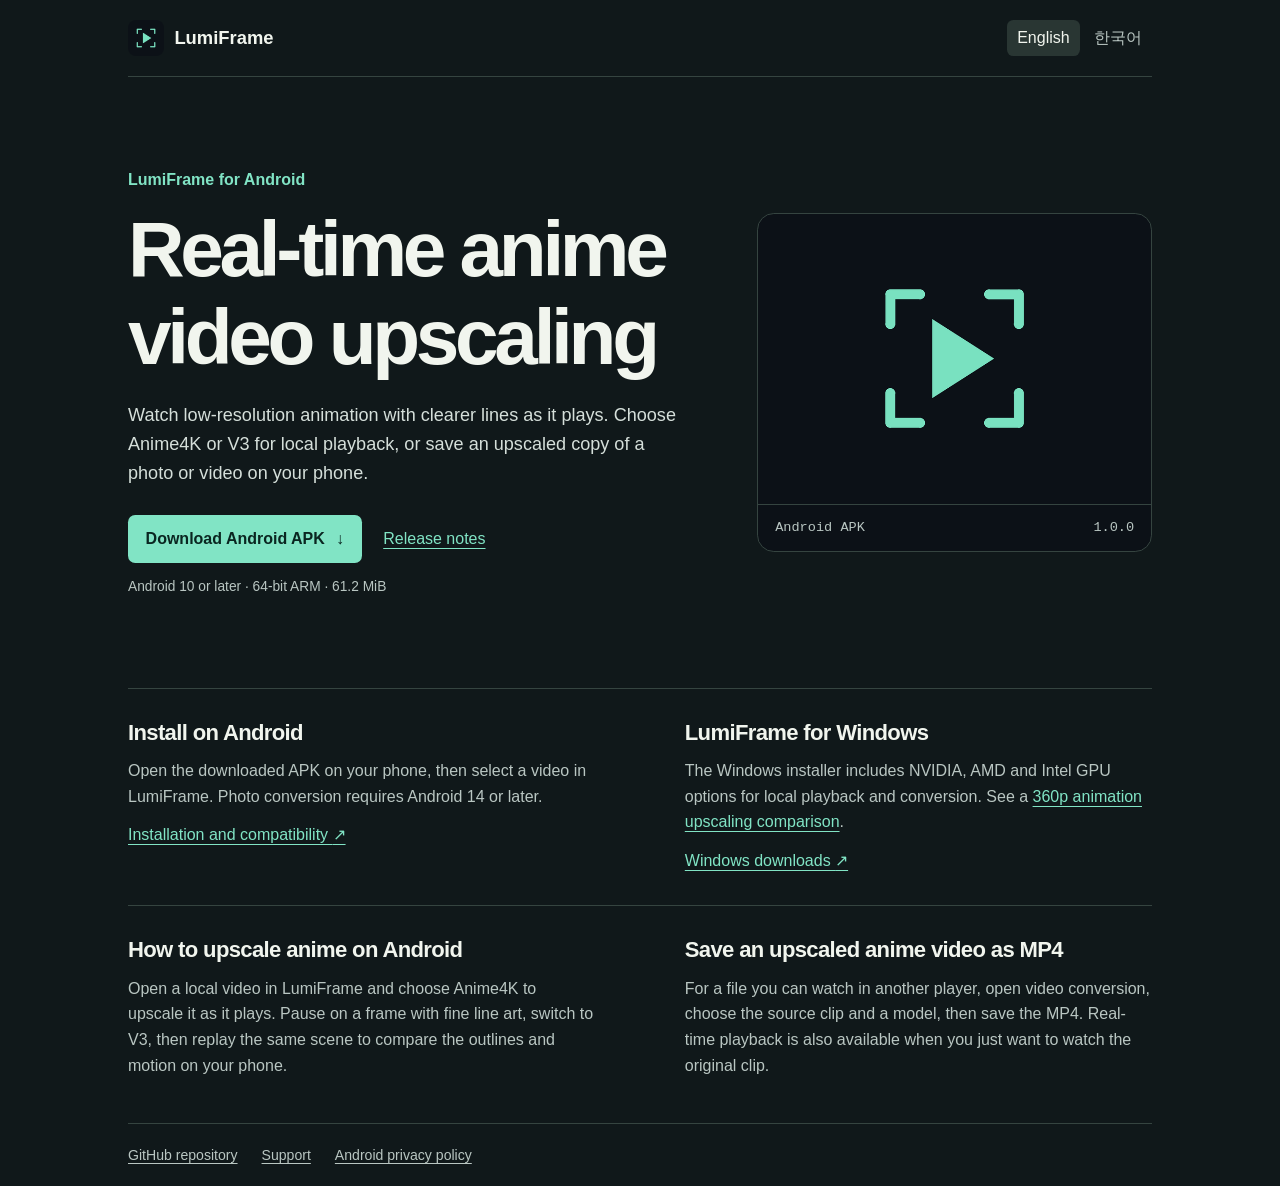
<file: docs/index.html>
<!doctype html>
<html lang="en">
<head>
  <meta charset="utf-8">
  <meta name="google-site-verification" content="XRQ-NN98JE5APPClJgM0xoGNtwfezPtZOaaFFq7INy4">
  <meta name="viewport" content="width=device-width,initial-scale=1">
  <title>LumiFrame | Anime Video Upscaling for Android &amp; Windows</title>
  <meta name="description" content="Upscale anime videos in real time with LumiFrame. Compare Anime4K and V3 playback modes on Android, save upscaled videos on your device, or download the Windows app.">
  <link rel="canonical" href="https://etonote.github.io/LumiFrame-Windows/">
  <link rel="alternate" hreflang="en" href="https://etonote.github.io/LumiFrame-Windows/">
  <link rel="alternate" hreflang="ko" href="https://etonote.github.io/LumiFrame-Windows/ko/">
  <link rel="alternate" hreflang="x-default" href="https://etonote.github.io/LumiFrame-Windows/">
  <meta property="og:type" content="website">
  <meta property="og:title" content="LumiFrame | Anime Video Upscaling for Android &amp; Windows">
  <meta property="og:description" content="Upscale anime videos in real time with LumiFrame. Compare Anime4K and V3 playback modes on Android, save upscaled videos on your device, or download the Windows app.">
  <meta property="og:url" content="https://etonote.github.io/LumiFrame-Windows/">
  <meta property="og:image" content="https://etonote.github.io/LumiFrame-Windows/assets/lumiframe-android-icon.png">
  <meta name="theme-color" content="#10181a">
  <link rel="icon" href="./assets/lumiframe-android-icon.png">
  <link rel="stylesheet" href="./download.css">
</head>
<body>
  <header class="top">
    <a class="brand" href="./"><img src="./assets/lumiframe-android-icon.png" width="36" height="36" alt="">LumiFrame</a>
    <nav aria-label="Language"><a lang="en" hreflang="en" href="./" aria-current="page">English</a><a lang="ko" hreflang="ko" href="./ko/">한국어</a></nav>
  </header>
  <main>
    <section class="hero">
      <div class="copy">
        <p class="platform">LumiFrame for Android</p>
        <h1>Real-time anime video upscaling</h1>
        <p class="intro">Watch low-resolution animation with clearer lines as it plays. Choose Anime4K or V3 for local playback, or save an upscaled copy of a photo or video on your phone.</p>
        <div class="actions"><a class="button" href="https://github.com/ETONOTE/LumiFrame-Windows/releases/download/android-v1.0.0/LumiFrame-1.0.0.apk">Download Android APK <span aria-hidden="true">↓</span></a><a class="notes" href="https://github.com/ETONOTE/LumiFrame-Windows/releases/tag/android-v1.0.0">Release notes</a></div>
        <p class="requirements">Android 10 or later · 64-bit ARM · 61.2 MiB</p>
      </div>
      <div class="art"><img src="./assets/lumiframe-android-icon.png" alt="" width="512" height="512"><div><span>Android APK</span><span aria-label="APK version">1.0.0</span></div></div>
    </section>
    <section class="resources" aria-label="Installation guides">
      <article><h2>Install on Android</h2><p>Open the downloaded APK on your phone, then select a video in LumiFrame. Photo conversion requires Android 14 or later.</p><a href="https://github.com/ETONOTE/LumiFrame-Windows/blob/main/ANDROID.md">Installation and compatibility <span aria-hidden="true">↗</span></a></article>
      <article><h2>LumiFrame for Windows</h2><p>The Windows installer includes NVIDIA, AMD and Intel GPU options for local playback and conversion. See a <a href="https://github.com/ETONOTE/LumiFrame-Windows#upscaling-example">360p animation upscaling comparison</a>.</p><a href="https://github.com/ETONOTE/LumiFrame-Windows/releases/latest">Windows downloads <span aria-hidden="true">↗</span></a></article>
    </section>
    <section class="resources" aria-label="Anime upscaling guide">
      <article>
        <h2>How to upscale anime on Android</h2>
        <p>Open a local video in LumiFrame and choose Anime4K to upscale it as it plays. Pause on a frame with fine line art, switch to V3, then replay the same scene to compare the outlines and motion on your phone.</p>
      </article>
      <article>
        <h2>Save an upscaled anime video as MP4</h2>
        <p>For a file you can watch in another player, open video conversion, choose the source clip and a model, then save the MP4. Real-time playback is also available when you just want to watch the original clip.</p>
      </article>
    </section>
  </main>
  <footer><a href="https://github.com/ETONOTE/LumiFrame-Windows">GitHub repository</a><a href="https://github.com/ETONOTE/LumiFrame-Windows/issues">Support</a><a href="https://lumiframe-privacy.etonote.chatgpt.site">Android privacy policy</a></footer>
</body>
</html>
</file>
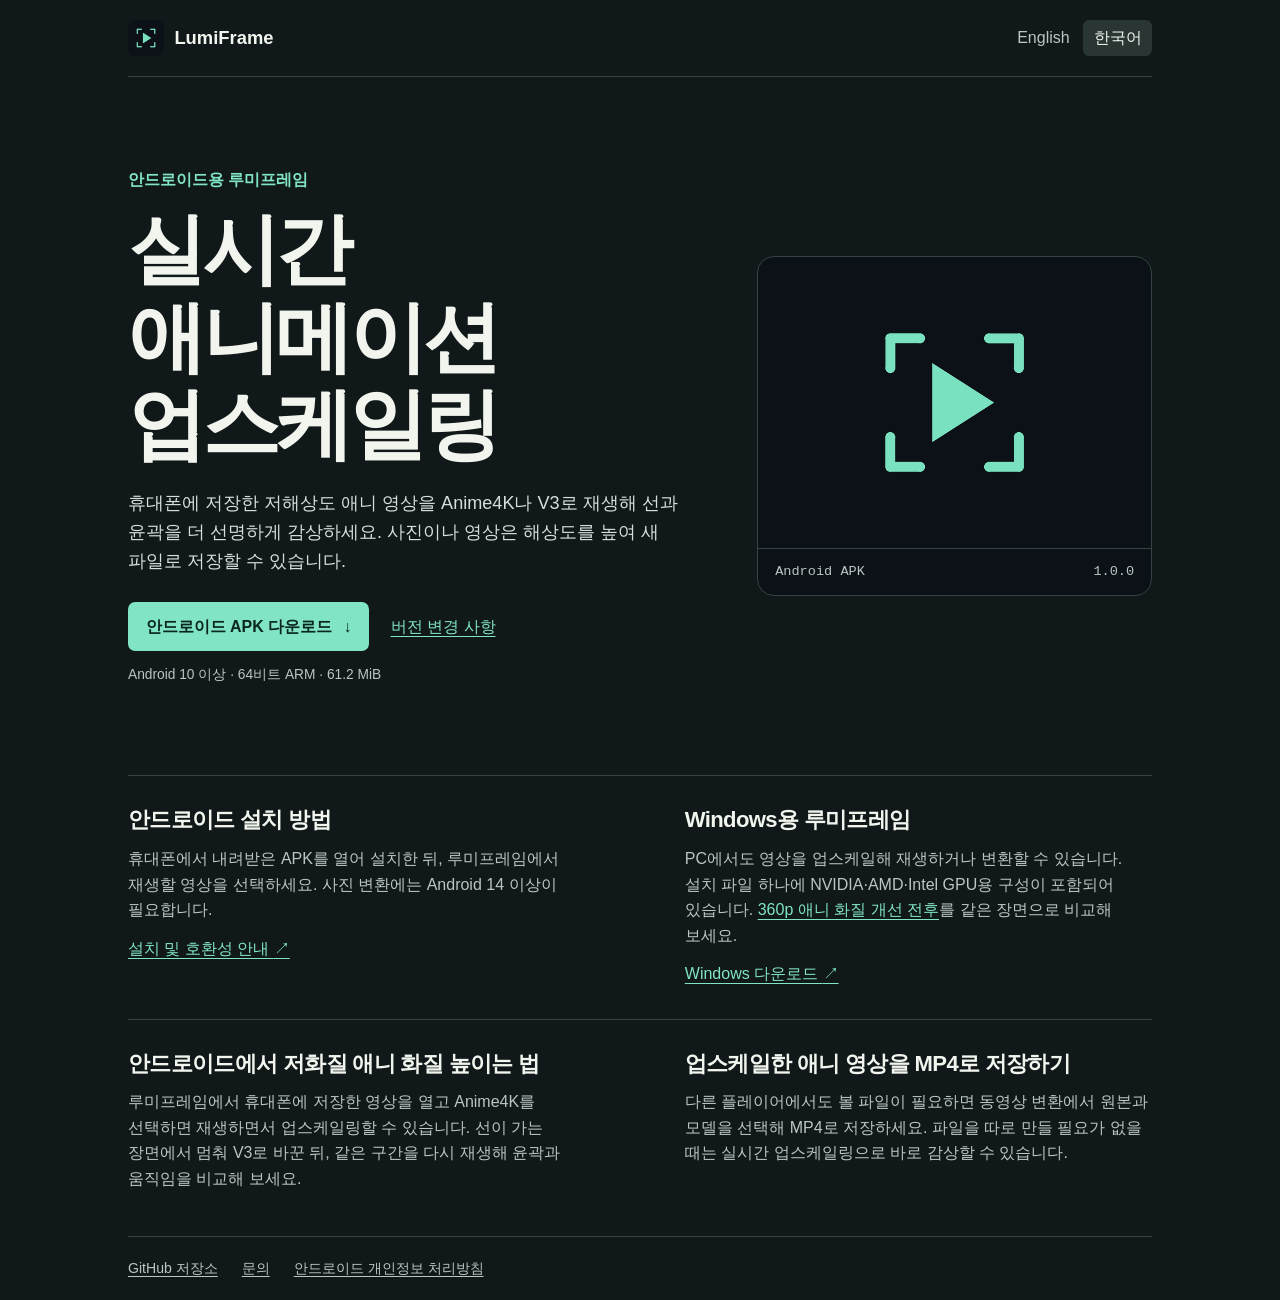
<file: docs/ko/index.html>
<!doctype html>
<html lang="ko">
<head>
  <meta charset="utf-8">
  <meta name="viewport" content="width=device-width,initial-scale=1">
  <title>루미프레임 LumiFrame | 애니메이션 업스케일링 · 안드로이드 APK와 Windows 다운로드</title>
  <meta name="description" content="루미프레임은 저해상도 애니메이션 업스케일링을 지원하는 영상 플레이어입니다. 안드로이드에서 Anime4K와 V3 재생 모드를 선택하거나 변환한 영상을 저장하세요. 안드로이드 APK와 Windows 설치 파일을 제공합니다.">
  <link rel="canonical" href="https://etonote.github.io/LumiFrame-Windows/ko/">
  <link rel="alternate" hreflang="en" href="https://etonote.github.io/LumiFrame-Windows/">
  <link rel="alternate" hreflang="ko" href="https://etonote.github.io/LumiFrame-Windows/ko/">
  <link rel="alternate" hreflang="x-default" href="https://etonote.github.io/LumiFrame-Windows/">
  <meta property="og:type" content="website">
  <meta property="og:title" content="루미프레임 LumiFrame | 애니메이션 업스케일링 · 안드로이드 APK와 Windows 다운로드">
  <meta property="og:description" content="루미프레임은 저해상도 애니메이션 업스케일링을 지원하는 영상 플레이어입니다. 안드로이드에서 Anime4K와 V3 재생 모드를 선택하거나 변환한 영상을 저장하세요. 안드로이드 APK와 Windows 설치 파일을 제공합니다.">
  <meta property="og:url" content="https://etonote.github.io/LumiFrame-Windows/ko/">
  <meta property="og:image" content="https://etonote.github.io/LumiFrame-Windows/assets/lumiframe-android-icon.png">
  <meta name="theme-color" content="#10181a">
  <link rel="icon" href="../assets/lumiframe-android-icon.png">
  <link rel="stylesheet" href="../download.css">
</head>
<body>
  <header class="top">
    <a class="brand" href="./"><img src="../assets/lumiframe-android-icon.png" width="36" height="36" alt="">LumiFrame</a>
    <nav aria-label="언어 선택"><a lang="en" hreflang="en" href="../">English</a><a lang="ko" hreflang="ko" href="./" aria-current="page">한국어</a></nav>
  </header>
  <main>
    <section class="hero">
      <div class="copy">
        <p class="platform">안드로이드용 루미프레임</p>
        <h1>실시간 애니메이션 업스케일링</h1>
        <p class="intro">휴대폰에 저장한 저해상도 애니 영상을 Anime4K나 V3로 재생해 선과 윤곽을 더 선명하게 감상하세요. 사진이나 영상은 해상도를 높여 새 파일로 저장할 수 있습니다.</p>
        <div class="actions"><a class="button" href="https://github.com/ETONOTE/LumiFrame-Windows/releases/download/android-v1.0.0/LumiFrame-1.0.0.apk">안드로이드 APK 다운로드 <span aria-hidden="true">↓</span></a><a class="notes" href="https://github.com/ETONOTE/LumiFrame-Windows/releases/tag/android-v1.0.0">버전 변경 사항</a></div>
        <p class="requirements">Android 10 이상 · 64비트 ARM · 61.2 MiB</p>
      </div>
      <div class="art"><img src="../assets/lumiframe-android-icon.png" alt="" width="512" height="512"><div><span>Android APK</span><span aria-label="APK 버전">1.0.0</span></div></div>
    </section>
    <section class="resources" aria-label="설치 안내">
      <article><h2>안드로이드 설치 방법</h2><p>휴대폰에서 내려받은 APK를 열어 설치한 뒤, 루미프레임에서 재생할 영상을 선택하세요. 사진 변환에는 Android 14 이상이 필요합니다.</p><a href="https://github.com/ETONOTE/LumiFrame-Windows/blob/main/ANDROID.md">설치 및 호환성 안내 <span aria-hidden="true">↗</span></a></article>
      <article><h2>Windows용 루미프레임</h2><p>PC에서도 영상을 업스케일해 재생하거나 변환할 수 있습니다. 설치 파일 하나에 NVIDIA·AMD·Intel GPU용 구성이 포함되어 있습니다. <a href="https://github.com/ETONOTE/LumiFrame-Windows#upscaling-example">360p 애니 화질 개선 전후</a>를 같은 장면으로 비교해 보세요.</p><a href="https://github.com/ETONOTE/LumiFrame-Windows/releases/latest">Windows 다운로드 <span aria-hidden="true">↗</span></a></article>
    </section>
    <section class="resources" aria-label="애니 영상 업스케일링 사용법">
      <article>
        <h2>안드로이드에서 저화질 애니 화질 높이는 법</h2>
        <p>루미프레임에서 휴대폰에 저장한 영상을 열고 Anime4K를 선택하면 재생하면서 업스케일링할 수 있습니다. 선이 가는 장면에서 멈춰 V3로 바꾼 뒤, 같은 구간을 다시 재생해 윤곽과 움직임을 비교해 보세요.</p>
      </article>
      <article>
        <h2>업스케일한 애니 영상을 MP4로 저장하기</h2>
        <p>다른 플레이어에서도 볼 파일이 필요하면 동영상 변환에서 원본과 모델을 선택해 MP4로 저장하세요. 파일을 따로 만들 필요가 없을 때는 실시간 업스케일링으로 바로 감상할 수 있습니다.</p>
      </article>
    </section>
  </main>
  <footer><a href="https://github.com/ETONOTE/LumiFrame-Windows">GitHub 저장소</a><a href="https://github.com/ETONOTE/LumiFrame-Windows/issues">문의</a><a href="https://lumiframe-privacy.etonote.chatgpt.site">안드로이드 개인정보 처리방침</a></footer>
</body>
</html>
</file>
<file: docs/download.css>
:root {
  color-scheme: dark;
  --ink: #f1f5ee;
  --muted: #b9c6c2;
  --rule: #354440;
  --mint: #81e4c5;
  background: #10181a;
  color: var(--ink);
  font: 100%/1.6 Inter, "Segoe UI", "Malgun Gothic", sans-serif;
}
* { box-sizing: border-box; }
body { max-width: 72rem; margin: 0 auto; padding: 0 clamp(1.25rem, 5vw, 4rem); }
a { color: var(--mint); text-underline-offset: .24em; }
a:hover { text-decoration: underline; }
a:focus-visible { outline: 3px solid #fff1a5; outline-offset: 4px; }
.top, footer { display: flex; align-items: center; gap: 1.5rem; padding: 1.25rem 0; }
.top { justify-content: space-between; border-bottom: 1px solid var(--rule); }
.brand, nav, .actions, .art div { display: flex; align-items: center; }
.brand { color: var(--ink); gap: .65rem; font-weight: 700; font-size: 1.15rem; text-decoration: none; }
.brand img { border-radius: .5rem; }
nav { gap: .2rem; }
nav a { padding: .3rem .65rem; color: var(--muted); text-decoration: none; }
nav a[aria-current] { border-radius: .4rem; background: #293633; color: var(--ink); }
.hero { display: grid; grid-template-columns: 1.4fr 1fr; align-items: center; gap: clamp(2rem, 6vw, 5rem); padding: clamp(3rem, 7vw, 6rem) 0; }
.platform { color: var(--mint); font-weight: 650; margin: 0 0 .85rem; }
h1, h2 { margin: 0; line-height: 1.12; text-wrap: balance; }
h1 { font-size: clamp(2.6rem, 6.2vw, 4.9rem); letter-spacing: -.055em; }
html:lang(ko) { word-break: keep-all; overflow-wrap: break-word; }
.intro { max-width: 35rem; font-size: 1.13rem; margin: 1.25rem 0 1.65rem; color: #d5dfda; }
.actions { gap: .8rem 1.35rem; flex-wrap: wrap; }
.button { display: inline-flex; align-items: center; gap: .7rem; padding: .72rem 1.1rem; font-weight: 700; background: var(--mint); color: #0a2621; border-radius: .45rem; text-decoration: none; }
.button:hover { background: #a4f1d9; text-decoration: none; }
.requirements { font-size: .86rem; color: var(--muted); margin: .8rem 0 0; }
.art { border: 1px solid var(--rule); border-radius: 1.05rem; background: #0c1117; overflow: hidden; }
.art img { display: block; width: 68%; height: auto; margin: 3% auto; }
.art div { justify-content: space-between; gap: .5rem; padding: .8rem 1.05rem; border-top: 1px solid var(--rule); color: var(--muted); font: .85rem/1.5 "IBM Plex Mono", Consolas, monospace; }
.resources { display: grid; grid-template-columns: 1fr 1fr; border-top: 1px solid var(--rule); padding: 2rem 0; gap: clamp(2rem, 7vw, 6rem); }
h2 { font-size: 1.38rem; letter-spacing: -.03em; }
article p { color: var(--muted); margin: .8rem 0; }
footer { border-top: 1px solid var(--rule); flex-wrap: wrap; font-size: .88rem; }
footer a { color: var(--muted); }
@media (max-width: 46rem) {
  .hero { grid-template-columns: 1fr; gap: 1.75rem; padding: 2.5rem 0 2rem; }
  .art { display: flex; align-items: center; }
  .art img { width: 4.75rem; margin: 0; }
  .art div { flex: 1; padding-left: 0; border: 0; }
  .resources { grid-template-columns: 1fr; gap: 1.75rem; }
}
@media (max-width: 23rem) {
  .top { gap: .45rem; }
  nav a { padding: .3rem .35rem; }
}
</file>
